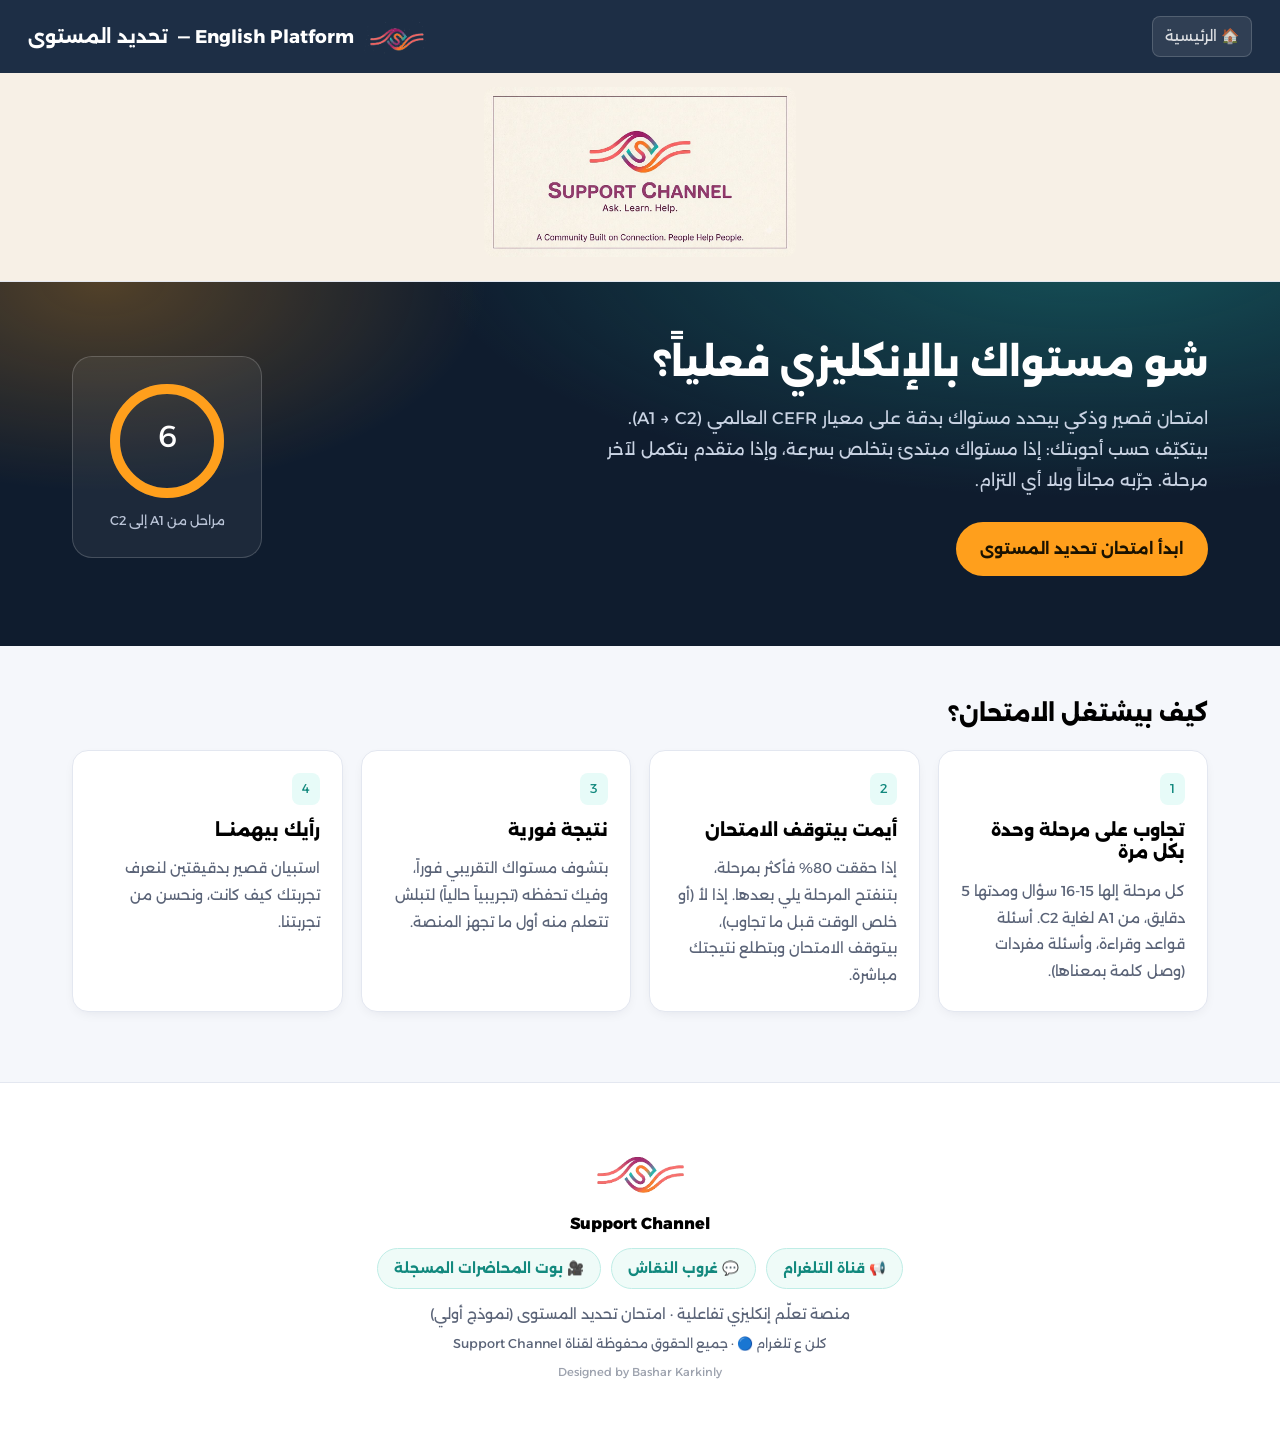
<file: index.html>
<!DOCTYPE html>
<html lang="ar" dir="rtl">
<head>
<meta charset="UTF-8">
<!--
    تم تصميم هذه المنصة من قبل:
    Bashar Karkinly لصالح قناة Support Channel
-->
<meta name="viewport" content="width=device-width, initial-scale=1.0">
<title>امتحان تحديد المستوى — منصة تعلّم الإنكليزي التفاعلية</title>
<link rel="stylesheet" href="assets/style.css">
</head>
<body>

<div class="topbar">
  <nav><a href="index.html" class="home-btn">🏠 الرئيسية</a></nav>
  <div class="brand"><img src="assets/img/support-channel-logo.png" alt="Support Channel" class="brand-logo"> English Platform — <span style="white-space:nowrap;">تحديد المستوى</span></div>
</div>

<div class="brand-banner">
  <img src="assets/img/support-channel-banner.jpg" alt="Support Channel — Ask. Learn. Help.">
</div>

<section class="hero">
  <div class="wrap-wide hero-inner">
    <div style="flex:1; min-width:280px;">
      <h1>شو مستواك بالإنكليزي فعلياً؟</h1>
      <p class="lead">
        امتحان قصير وذكي بيحدد مستواك بدقة على معيار CEFR العالمي (A1 → C2). بيتكيّف حسب أجوبتك:
        إذا مستواك مبتدئ بتخلص بسرعة، وإذا متقدم بتكمل لآخر مرحلة. جرّبه مجاناً وبلا أي التزام.
      </p>
      <div class="cta-row">
        <a href="pages/placement-test.html" class="btn btn-primary">ابدأ امتحان تحديد المستوى</a>
      </div>
    </div>

    <div class="progress-ring-wrap">
      <svg width="120" height="120" viewBox="0 0 120 120">
        <circle cx="60" cy="60" r="52" fill="none" stroke="rgba(255,255,255,.15)" stroke-width="10"/>
        <circle cx="60" cy="60" r="52" fill="none" stroke="#FF9F1C" stroke-width="10"
                stroke-linecap="round" transform="rotate(-90 60 60)"/>
        <text x="60" y="66" text-anchor="middle" class="progress-ring-num">6</text>
      </svg>
      <span class="progress-ring-label">مراحل من A1 إلى C2</span>
    </div>
  </div>
</section>

<div class="wrap-wide" id="chapters">
  <div class="section-title">
    <h2>كيف بيشتغل الامتحان؟</h2>
  </div>
  <div class="chapters-grid">
    <div class="chapter-card">
      <span class="num">1</span>
      <h3>تجاوب على مرحلة وحدة بكل مرة</h3>
      <p style="color:var(--muted); font-size:.9rem; margin:0;">كل مرحلة إلها 15-16 سؤال ومدتها 5 دقايق، من A1 لغاية C2. أسئلة قواعد وقراءة، وأسئلة مفردات (وصل كلمة بمعناها).</p>
    </div>
    <div class="chapter-card">
      <span class="num">2</span>
      <h3>أيمت بيتوقف الامتحان</h3>
      <p style="color:var(--muted); font-size:.9rem; margin:0;">إذا حققت 80% فأكثر بمرحلة، بتنفتح المرحلة يلي بعدها. إذا لأ (أو خلص الوقت قبل ما تجاوب)، بيتوقف الامتحان وبتطلع نتيجتك مباشرة.</p>
    </div>
    <div class="chapter-card">
      <span class="num">3</span>
      <h3>نتيجة فورية</h3>
      <p style="color:var(--muted); font-size:.9rem; margin:0;">بتشوف مستواك التقريبي فوراً، وفيك تحفظه (تجريبياً حالياً) لتبلش تتعلم منه أول ما تجهز المنصة.</p>
    </div>
    <div class="chapter-card">
      <span class="num">4</span>
      <h3>رأيك بيهمنــا</h3>
      <p style="color:var(--muted); font-size:.9rem; margin:0;">استبيان قصير بدقيقتين لنعرف تجربتك كيف كانت، ونحسن من تجربتنا.</p>
    </div>
  </div>
</div>

<footer class="site-footer">
  <img src="assets/img/support-channel-logo.png" alt="Support Channel" class="footer-logo">
  <div class="footer-brand">Support Channel</div>
  <div class="footer-links">
    <a href="https://t.me/karkinlysupportchannel" target="_blank" rel="noopener">📢 قناة التلغرام</a>
    <a href="https://t.me/karkinlySupportGroup" target="_blank" rel="noopener">💬 غروب النقاش</a>
    <a href="https://t.me/SVU_BSCM_BOT" target="_blank" rel="noopener">🎥 بوت المحاضرات المسجلة</a>
  </div>
  <div>منصة تعلّم إنكليزي تفاعلية · امتحان تحديد المستوى (نموذج أولي)</div>
  <div class="copyright">كلن ع تلغرام 🔵 · جميع الحقوق محفوظة لقناة Support Channel</div>
  <div style="font-size:.72rem; opacity:.6; margin-top:6px;">Designed by Bashar Karkinly</div>
</footer>

</body>
</html>
</file>
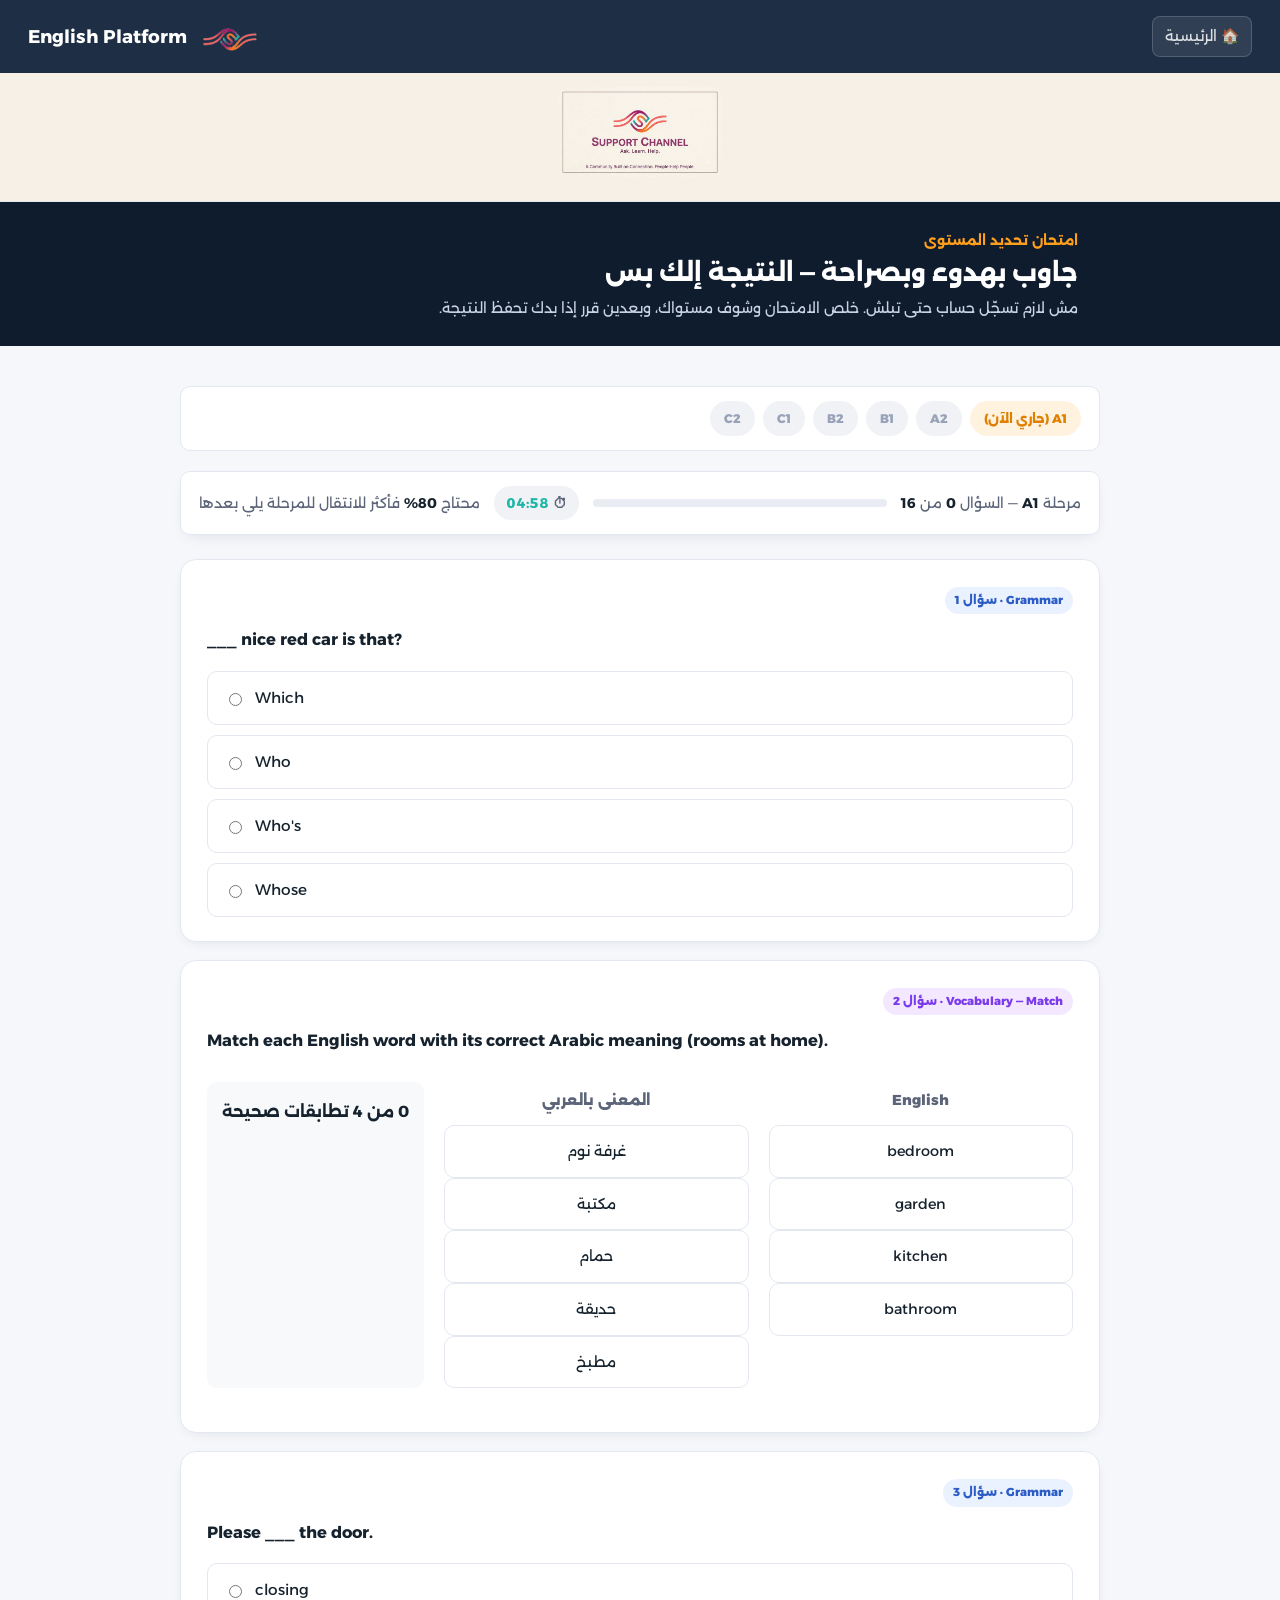
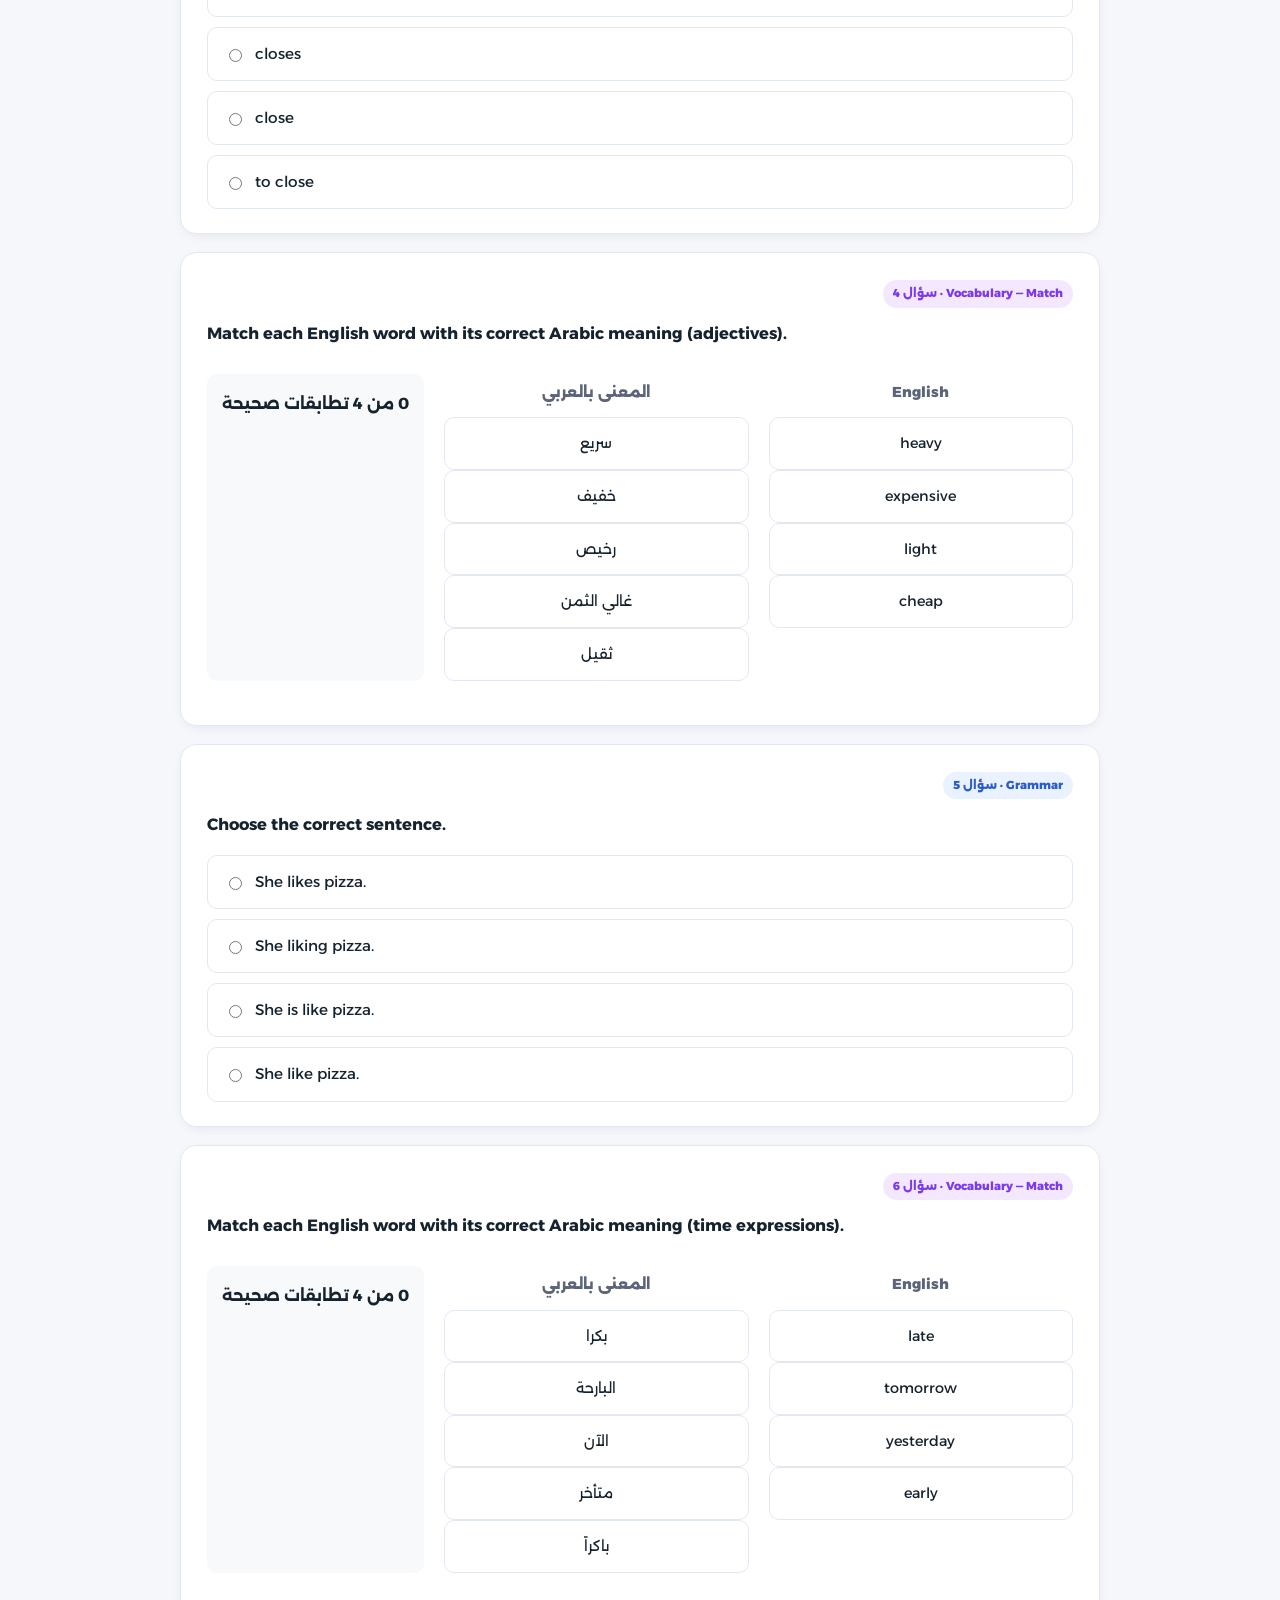
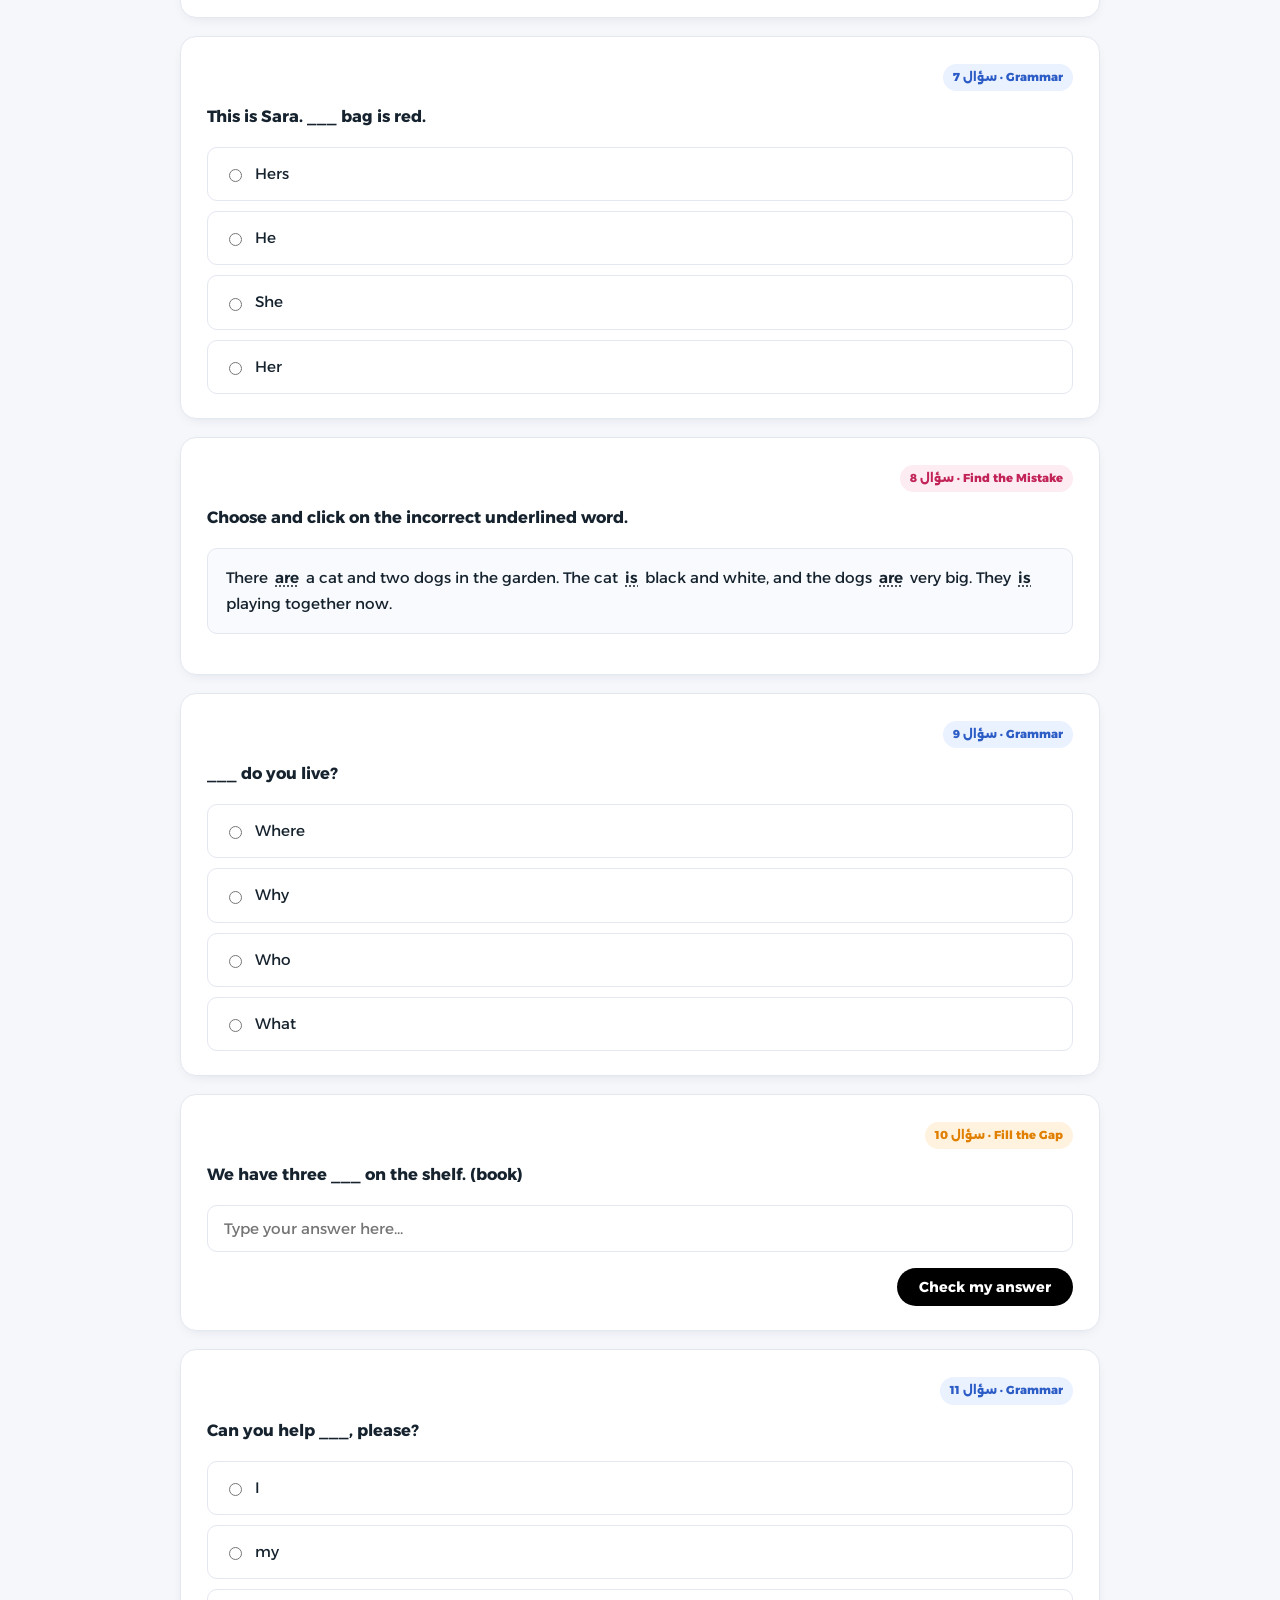
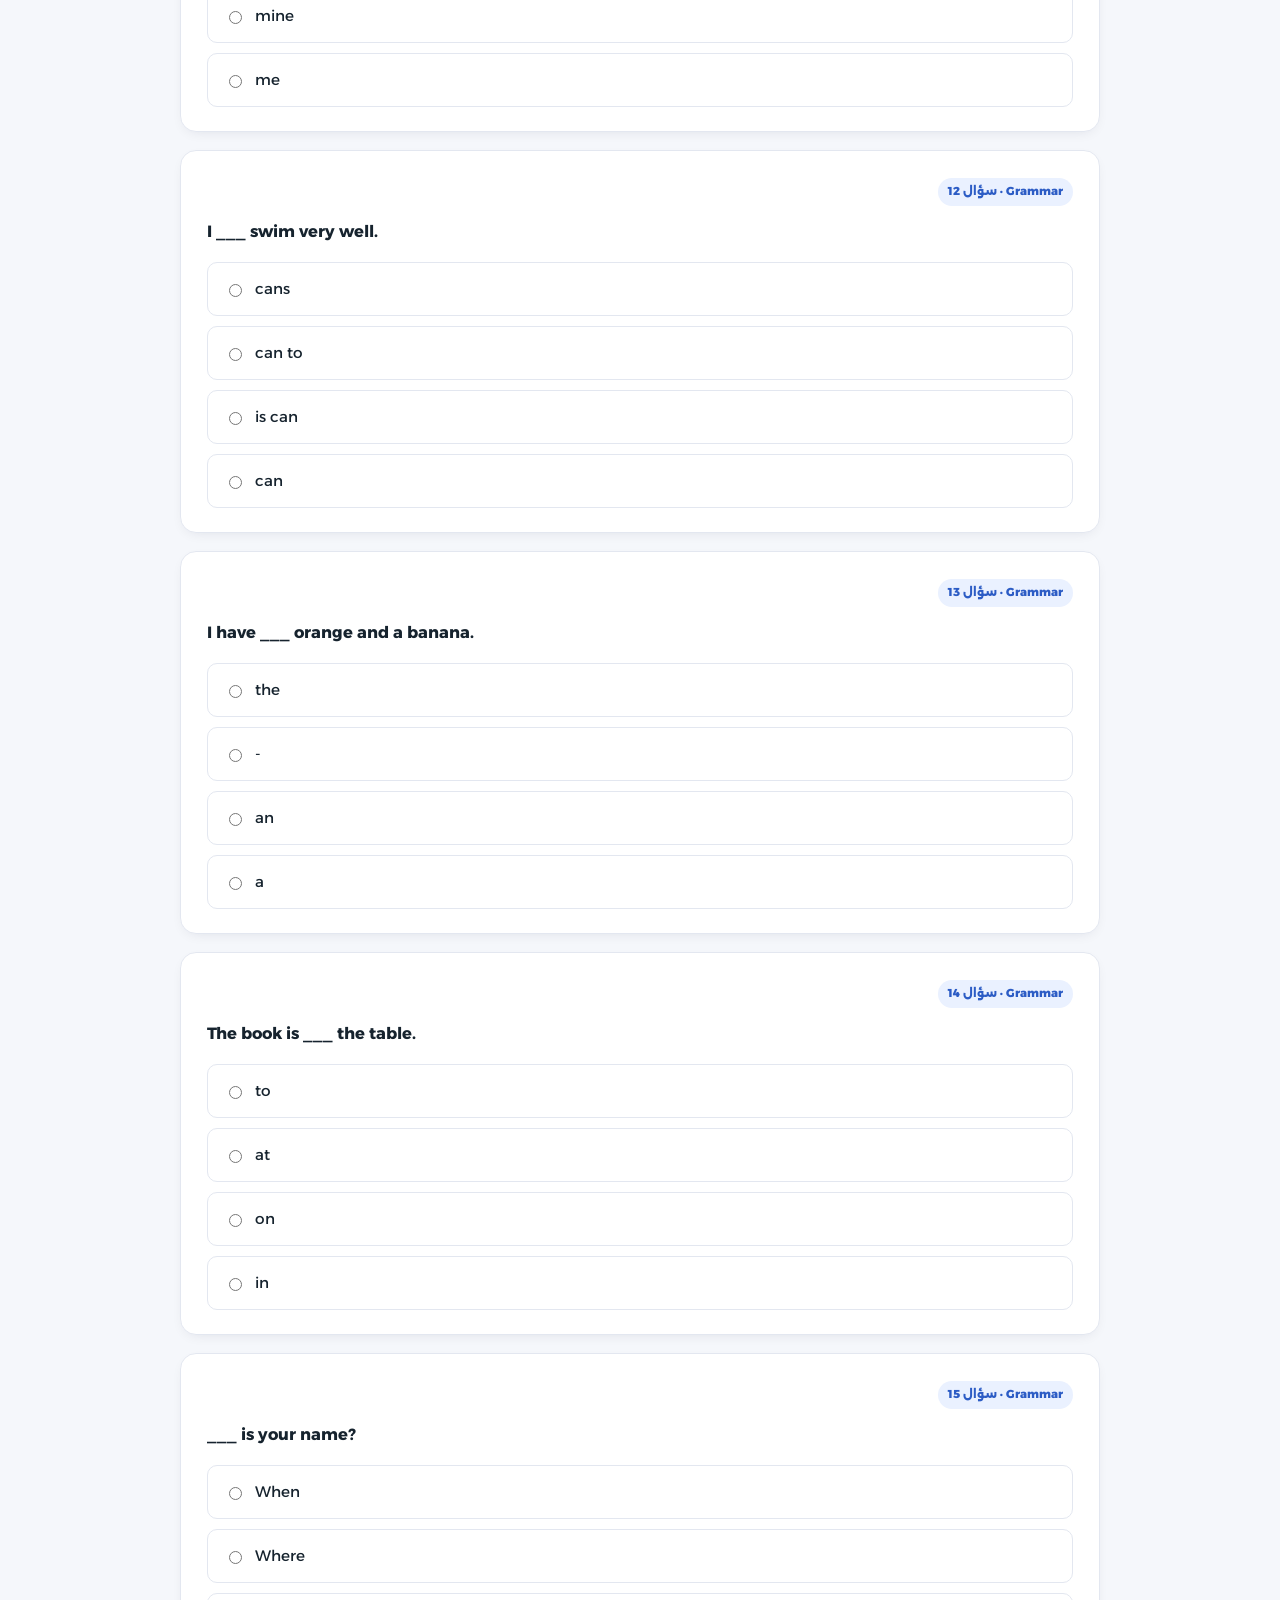
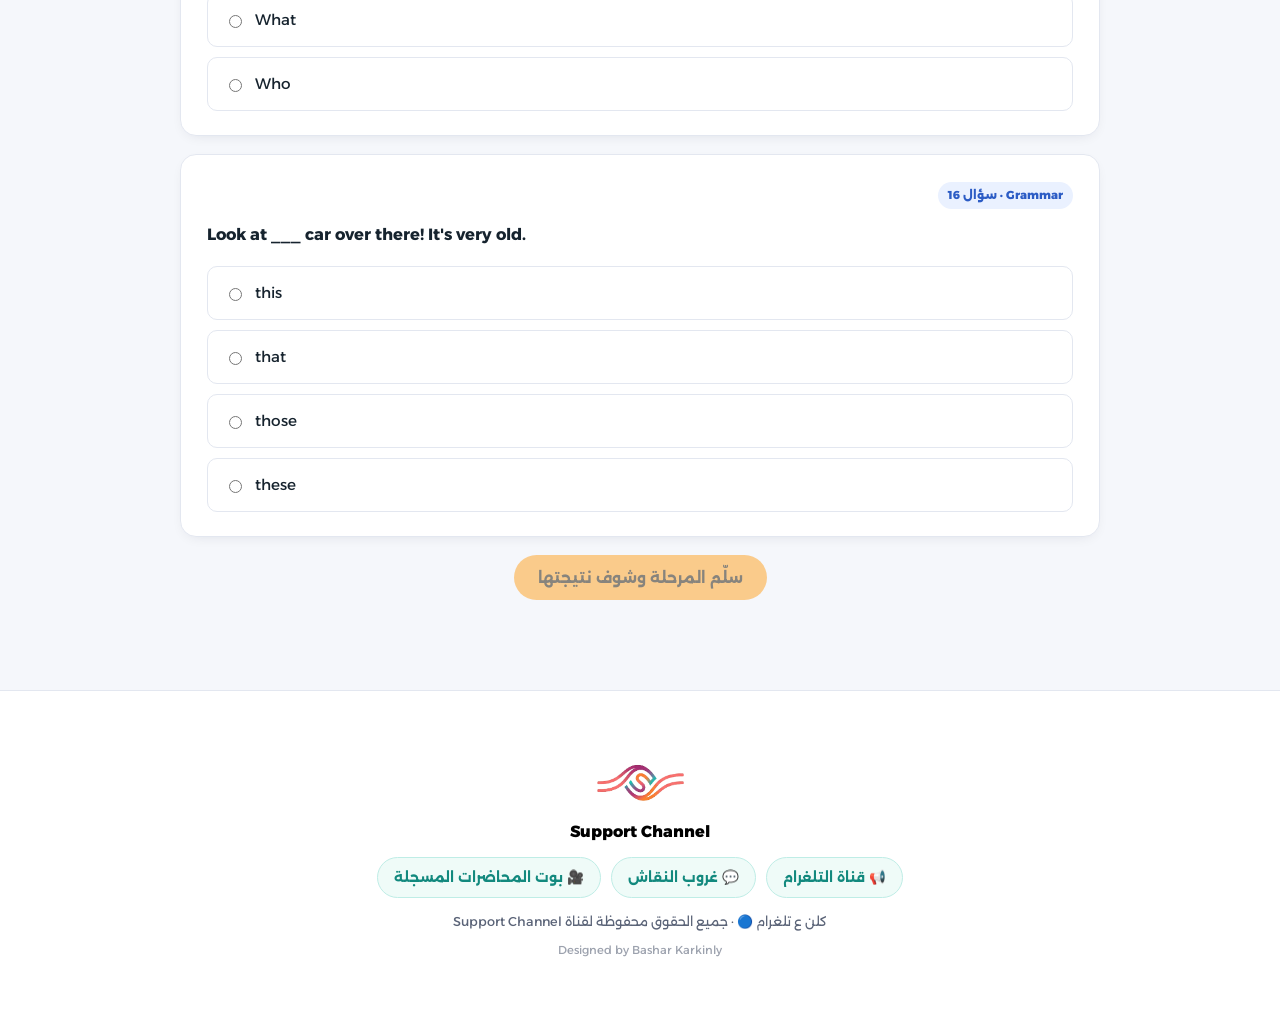
<file: pages/placement-test.html>
<!DOCTYPE html>
<html lang="ar" dir="rtl">
<head>
<meta charset="UTF-8"><meta name="viewport" content="width=device-width, initial-scale=1.0">
<title>امتحان تحديد المستوى | English Platform</title>
<link rel="stylesheet" href="../assets/style.css">
</head>
<body>
<div class="topbar">
  <nav><a href="../index.html" class="home-btn">🏠 الرئيسية</a></nav>
  <div class="brand"><img src="../assets/img/support-channel-logo.png" alt="" class="brand-logo"> English Platform</div>
</div>

<div class="brand-banner compact">
  <img src="../assets/img/support-channel-banner.jpg" alt="Support Channel — Ask. Learn. Help.">
</div>

<div class="stage-banner">
  <div class="wrap">
    <div>
      <div class="eyebrow">امتحان تحديد المستوى</div>
      <h1>جاوب بهدوء وبصراحة — النتيجة إلك بس</h1>
      <p>مش لازم تسجّل حساب حتى تبلش. خلص الامتحان وشوف مستواك، وبعدين قرر إذا بدك تحفظ النتيجة.</p>
    </div>
  </div>
</div>

<div class="wrap content">
  <div id="quiz-container"></div>
</div>

<footer class="site-footer">
  <img src="../assets/img/support-channel-logo.png" alt="Support Channel" class="footer-logo">
  <div class="footer-brand">Support Channel</div>
  <div class="footer-links">
    <a href="https://t.me/karkinlysupportchannel" target="_blank" rel="noopener">📢 قناة التلغرام</a>
    <a href="https://t.me/karkinlySupportGroup" target="_blank" rel="noopener">💬 غروب النقاش</a>
    <a href="https://t.me/SVU_BSCM_BOT" target="_blank" rel="noopener">🎥 بوت المحاضرات المسجلة</a>
  </div>
  <div class="copyright">كلن ع تلغرام 🔵 · جميع الحقوق محفوظة لقناة Support Channel</div>
  <div style="font-size:.72rem; opacity:.6; margin-top:6px;">Designed by Bashar Karkinly</div>
</footer>

<script src="../assets/app.js"></script>
<script src="../assets/data/placement-a1.js"></script>
<script src="../assets/data/placement-a2.js"></script>
<script src="../assets/data/placement-b1.js"></script>
<script src="../assets/data/placement-b2.js"></script>
<script src="../assets/data/placement-c1.js"></script>
<script src="../assets/data/placement-c2.js"></script>

<!-- الربط مع حساب الهَب (الجلسة + حفظ النتيجة والاستبيان) -->
<script src="../assets/sc-config.js"></script>
<script src="../assets/sc-auth.js"></script>
<script src="../assets/hub-flow.js"></script>
<script>
  const STAGES = [
    {key:"a1", label:"A1", pool: A1_POOL},
    {key:"a2", label:"A2", pool: A2_POOL},
    {key:"b1", label:"B1", pool: B1_POOL},
    {key:"b2", label:"B2", pool: B2_POOL},
    {key:"c1", label:"C1", pool: C1_POOL},
    {key:"c2", label:"C2", pool: C2_POOL}
  ];
  renderPlacementTest("quiz-container", STAGES, {});
</script>
</body>
</html>
</file>
<file: assets/style.css>
/* ============================================================
   BMN401 — نظام تصميم مادة أساسيات الإدارة
   تم تصميم هذه الدورة التدريبية من قبل: Bashar Karkinly
   لصالح قناة Support Channel بتاريخ: 2026-07-10
   ============================================================ */

@import url('https://fonts.googleapis.com/css2?family=Alexandria:wght@100..900&display=swap');

:root{
  --ink:        #000000;   /* أسود خالص للعناوين لزيادة الوضوح */
  --ink-soft:   #1D2E45;
  --paper:      #F5F7FB;   /* خلفية الصفحة */
  --card:       #FFFFFF;
  --text:       #16232E;
  --muted:      #5B6478;
  --border:     #E3E7F0;

  --teal:       #1FB6A8;   /* اللون الأساسي */
  --teal-dark:  #12897E;
  --amber:      #FF9F1C;   /* اللون الثانوي */
  --amber-dark: #E07F00;
  --success:    #12B886;
  --success-bg: #E7F9F3;
  --danger:     #EF476F;
  --danger-bg:  #FDECF1;
  --lock:       #98A2B8;

  --radius:     16px;
  --radius-sm:  10px;
  --shadow:     0 10px 30px -12px rgba(15,28,46,.18);
  --shadow-sm:  0 4px 14px -6px rgba(15,28,46,.12);
}

*{ box-sizing:border-box; }
html{ scroll-behavior:smooth; }
body{
  margin:0;
  background:var(--paper);
  color:var(--text);
  font-family:'Alexandria', sans-serif;
  direction:rtl;
  line-height:1.85;
  -webkit-font-smoothing:antialiased;
}
h1,h2,h3,h4,h5,h6,.display{
  font-family:'Alexandria', sans-serif;
  font-weight:800; /* خط أغمق وأوضح */
  line-height:1.35;
  color:var(--ink);
}
a{ color:inherit; }
img{ max-width:100%; }

@media (prefers-reduced-motion: reduce){
  *{ animation-duration:.01ms !important; transition-duration:.01ms !important; }
}

/* ---------- شريط علوي ---------- */
.topbar{
  background:var(--ink-soft);
  color:#fff;
  padding:16px 28px;
  display:flex;
  align-items:center;
  justify-content:space-between;
  flex-wrap:wrap;
  gap:12px;
  position:sticky;
  top:0;
  z-index:40;
}
.topbar .brand{
  display:flex;
  align-items:center;
  gap:10px;
  font-family:'Alexandria', sans-serif;
  font-weight: 700;
  font-size:1.15rem;
  text-decoration: none;
  color: #fff;
}
.topbar .brand .brand-logo{
  height:34px;
  width:auto;
  display:block;
}
.site-footer .footer-logo{
  height:56px;
  width:auto;
  display:block;
  margin:0 auto 10px;
  opacity:.92;
}
.site-footer .footer-brand{
  font-weight:800; color:var(--ink); font-size:1rem; margin-bottom:10px;
}
.site-footer .footer-links{
  display:flex; flex-wrap:wrap; justify-content:center; gap:10px; margin-bottom:12px;
}
.site-footer .footer-links a{
  text-decoration:none; font-size:.85rem; font-weight:700; color:var(--teal-dark);
  background:#EFFBF8; border:1px solid #BFEDE6; border-radius:999px; padding:7px 16px;
  transition:all .15s ease;
}
.site-footer .footer-links a:hover{ background:#fff; border-color:var(--teal); }
.site-footer .copyright{
  font-size:.8rem;
  color:var(--muted);
  margin-top:4px;
}
.topbar nav{ display:flex; gap:18px; font-size:.92rem; align-items: center; }
.topbar nav a{ text-decoration:none; opacity:.85; display: flex; align-items: center; gap: 5px; }
.topbar nav a:hover{ opacity:1; }

/* ---------- بانر قناة الدعم — ثابت الظهور تحت الشريط العلوي بكل صفحة ---------- */
.brand-banner{
  background:#F7F0E6; text-align:center; padding:14px 16px;
  border-bottom:1px solid var(--border);
}
.brand-banner img{
  max-width:100%; height:auto; max-height:170px; border-radius:10px;
}
.brand-banner.compact img{ max-height:90px; }

/* زر الصفحة الرئيسية */
.home-btn {
  background: rgba(255,255,255,0.1);
  padding: 6px 12px;
  border-radius: 8px;
  border: 1px solid rgba(255,255,255,0.2);
  transition: all 0.2s;
}
.home-btn:hover {
  background: rgba(255,255,255,0.2);
}

/* ---------- حاوية عامة ---------- */
.wrap{ max-width:920px; margin:0 auto; padding:0 22px; }
.wrap-wide{ max-width:1180px; margin:0 auto; padding:0 22px; }

/* ---------- الهيرو (index) ---------- */
.hero{
  background:
    radial-gradient(1100px 420px at 85% -10%, rgba(31,182,168,.35), transparent 60%),
    radial-gradient(700px 380px at 8% 0%, rgba(255,159,28,.28), transparent 55%),
    #0F1C2E;
  color:#fff;
  padding:56px 0 70px;
}
.hero-inner{
  display:flex; gap:40px; align-items:center; justify-content:space-between; flex-wrap:wrap;
}
.hero h1{ color:#fff; font-size:2.35rem; margin:0 0 14px; }
.hero p.lead{ color:#C9D3E3; font-size:1.05rem; max-width:52ch; margin:0 0 26px; }
.hero .cta-row{ display:flex; gap:14px; flex-wrap:wrap; }

.btn{
  display:inline-flex; align-items:center; gap:8px;
  padding:13px 24px;
  border-radius:999px;
  font-family:'Alexandria',sans-serif;
  font-weight:700;
  font-size:.95rem;
  text-decoration:none;
  border:none;
  cursor:pointer;
  transition:transform .15s ease, box-shadow .15s ease, background .15s ease;
}
.btn-primary{ background:var(--amber); color:#1A1200; }
.btn-primary:hover{ transform:translateY(-2px); box-shadow:0 10px 20px -8px rgba(255,159,28,.55); }
.btn-ghost{ background:rgba(255,255,255,.08); color:#fff; border:1px solid rgba(255,255,255,.25); }
.btn-ghost:hover{ background:rgba(255,255,255,.16); }
.btn-outline-dark{
  background:#fff; color:var(--text); border:1.5px solid var(--border);
}
.btn-outline-dark:hover{ background:#F7F8FA; border-color:var(--teal); color:var(--teal); }
.btn-teal{ background:var(--teal); color:#04231F; }
.btn-teal:hover{ transform:translateY(-2px); box-shadow:0 10px 20px -8px rgba(31,182,168,.5); }
.btn:disabled{ opacity:.5; cursor:not-allowed; transform:none !important; box-shadow:none !important; }
.btn-block{ width:100%; justify-content:center; }

/* ---------- حلقة التقدم ---------- */
.progress-ring-wrap{
  display:flex; flex-direction:column; align-items:center; gap:8px;
  background:rgba(255,255,255,.06);
  border:1px solid rgba(255,255,255,.18);
  border-radius:20px;
  padding:24px 30px;
  min-width:190px;
  text-align:center;
}
.progress-ring-wrap svg{ display:block; }
.progress-ring-num{ font-family:'Alexandria',sans-serif; font-size:1.9rem; fill:#fff; }
.progress-ring-label{ font-size:.8rem; color:#B9C3D6; }

/* ---------- شبكة الفصول ---------- */
.section-title{
  display:flex; align-items:baseline; justify-content:space-between; gap:12px;
  margin:52px 0 22px; flex-wrap:wrap;
}
.section-title h2{ margin:0; font-size:1.4rem; }
.section-title .hint{ color:var(--muted); font-size:.9rem; }

.chapters-grid{
  display:grid;
  grid-template-columns:repeat(auto-fill, minmax(270px,1fr));
  gap:18px;
  padding-bottom:70px;
}
.chapter-card{
  background:var(--card);
  border:1px solid var(--border);
  border-radius:var(--radius);
  padding:22px;
  position:relative;
  box-shadow:var(--shadow-sm);
  transition:transform .15s ease, box-shadow .15s ease;
  display:flex; flex-direction:column; gap:14px;
  min-height:168px;
}
.chapter-card.active{ cursor:pointer; }
.chapter-card.active:hover{ transform:translateY(-4px); box-shadow:var(--shadow); border-color:var(--teal); }
.chapter-card.locked{ opacity:.62; }
.chapter-card .num{
  font-family:'Alexandria',sans-serif;
  font-size:.8rem;
  color:var(--teal-dark);
  background:#E7FBF8;
  border-radius:8px;
  padding:4px 10px;
  width:fit-content;
}
.chapter-card.locked .num{ color:var(--lock); background:#F0F2F6; }
.chapter-card h3{ margin:0; font-size:1.05rem; }
.chapter-card .meta{ margin-top:auto; display:flex; align-items:center; justify-content:space-between; }
.stamp{
  display:inline-flex; align-items:center; gap:6px;
  font-size:.78rem; font-weight:700;
  padding:6px 12px; border-radius:999px;
}
.stamp.locked{ background:#F0F2F6; color:var(--lock); }
.stamp.open{ background:#FFF3E0; color:var(--amber-dark); }
.stamp.done{ background:var(--success-bg); color:var(--success); }
.score-pill{ font-size:.78rem; color:var(--muted); }

/* ---------- محتوى الدرس ---------- */
.lesson-header{
  background:#0F1C2E; color:#fff; padding:44px 0 40px;
}
.lesson-header .eyebrow{ color:var(--amber); font-weight:700; font-size:.85rem; margin-bottom:8px; }
.lesson-header h1{ color:#fff; font-size:2rem; margin:0 0 10px; }
.lesson-header p{ color:#C9D3E3; margin:0; max-width:65ch; }

.content{ padding:40px 0 90px; }

.block{
  background:var(--card);
  border:1px solid var(--border);
  border-radius:var(--radius);
  padding:26px 28px;
  margin-bottom:22px;
  box-shadow:var(--shadow-sm);
}
.block h2{
  font-size:1.2rem; margin:0 0 16px;
  display:flex; align-items:center; gap:10px;
}
.block h2 .idx{
  font-family:'Alexandria',sans-serif;
  background:var(--teal); color:#fff;
  width:32px; height:32px; border-radius:9px;
  display:flex; align-items:center; justify-content:center;
  font-size:.95rem; flex-shrink:0;
}
.block p{ margin:0 0 14px; }
.block ul, .block ol{ margin:0 0 14px; padding-inline-start:22px; }
.block li{ margin-bottom:6px; }

.example{
  background:#FFF9EE;
  border:1px solid #FCE3B4;
  border-radius:var(--radius-sm);
  padding:16px 18px;
  margin:16px 0;
  position:relative;
}
.example .tag{
  font-size:.75rem; font-weight:800; color:var(--amber-dark);
  display:flex; align-items:center; gap:6px; margin-bottom:8px;
}
.example p:last-child{ margin-bottom:0; }

.callout{
  background:#EFFBF8;
  border:1px solid #BFEDE6;
  border-radius:var(--radius-sm);
  padding:16px 18px;
  margin:16px 0;
}
.callout .tag{ font-size:.75rem; font-weight:800; color:var(--teal-dark); margin-bottom:8px; display:block; }

table.cmp{ width:100%; border-collapse:collapse; margin:14px 0; font-size:.92rem; }
table.cmp th, table.cmp td{ border:1px solid var(--border); padding:10px 12px; text-align:right; vertical-align:top; }
table.cmp th{ background:#F3F6FB; font-family:'Alexandria',sans-serif; font-weight:800; }
table.cmp tr:nth-child(even) td{ background:#FAFBFD; }

/* خط زمني للخطوات الست */
.timeline{ list-style:none; margin:0; padding:0; }
.timeline li{
  position:relative;
  padding-inline-start:44px;
  padding-bottom:26px;
  border-inline-start:2px solid var(--border);
}
.timeline li:last-child{ border-color:transparent; padding-bottom:0; }
.timeline .marker{
  position:absolute; inline-size:30px; block-size:30px;
  inset-inline-start:-16px; top:-2px;
  background:var(--teal); color:#fff;
  border-radius:50%;
  display:flex; align-items:center; justify-content:center;
  font-family:'Alexandria',sans-serif; font-size:.85rem;
  box-shadow:0 0 0 4px var(--paper);
}
.timeline h4{ margin:0 0 6px; font-size:1rem; }
.timeline p{ margin:0; color:var(--muted); font-size:.93rem; }

.next-actions{
  display:flex; gap:14px; flex-wrap:wrap; margin-top:30px;
}
.ask-box{
  background:var(--ink-soft); color:#fff;
  border-radius:var(--radius); padding:18px 22px;
  display:flex; align-items:center; gap:14px; margin-top:26px;
  font-size:.92rem;
}
.ask-box .icon{ font-size:1.4rem; }

.resource-box{
  border:1px dashed #BFC8DA; border-radius:var(--radius-sm);
  padding:14px 18px; margin-top:26px; font-size:.9rem; color:var(--muted);
}
.resource-box b{ color:var(--text); }

/* ---------- محرك الأسئلة (تدريب / امتحان) ---------- */
.quiz-meta{
  display:flex; gap:14px; flex-wrap:wrap; align-items:center;
  background:var(--card); border:1px solid var(--border);
  border-radius:var(--radius-sm); padding:14px 18px; margin-bottom:24px;
  font-size:.88rem; color:var(--muted);
}
.quiz-meta b{ color:var(--text); }
.stage-timer{
  font-family:'Alexandria',sans-serif; font-weight:800; white-space:nowrap;
  background:#F0F2F6; padding:4px 12px; border-radius:999px;
}
.stage-timer b{ color:var(--teal); font-variant-numeric:tabular-nums; }
.stage-timer-warn{ background:var(--danger-bg); }
.stage-timer-warn b{ color:var(--danger); animation:pulse-warn 1s ease-in-out infinite; }
@keyframes pulse-warn{ 0%,100%{opacity:1;} 50%{opacity:.5;} }
.progress-bar-track{
  flex:1; min-width:140px; height:8px; border-radius:99px; background:#E9ECF3; overflow:hidden;
}
.progress-bar-fill{
  height:100%; width:0%; background:linear-gradient(90deg,var(--teal),var(--amber));
  transition:width .35s ease;
}

.question-card{
  background:var(--card); border:1px solid var(--border); border-radius:var(--radius);
  padding:24px 26px; margin-bottom:18px; box-shadow:var(--shadow-sm);
  animation:fadeUp .35s ease both;
}
@keyframes fadeUp{ from{opacity:0; transform:translateY(8px);} to{opacity:1; transform:translateY(0);} }

.q-tag{
  display:inline-block; font-size:.72rem; font-weight:800;
  padding:3px 10px; border-radius:999px; margin-bottom:10px;
}
.q-tag.mcq{ background:#EAF1FF; color:#2C5CC5; }
.q-tag.tf{ background:#FDECF1; color:#C22458; }
.q-tag.fill{ background:#FFF3E0; color:var(--amber-dark); }

.q-text{ font-weight:700; margin:0 0 16px; font-size:1.02rem; }

.opt-list{ display:flex; flex-direction:column; gap:10px; }
.opt{
  display:flex; align-items:center; gap:10px;
  border:1.5px solid var(--border); border-radius:var(--radius-sm);
  padding:12px 16px; cursor:pointer; font-size:.95rem;
  transition:border-color .15s ease, background .15s ease;
  background:#fff;
}
.opt:hover{ border-color:var(--teal); }
.opt.selected{ border-color:var(--teal); background:#EFFBF8; }
.opt.correct{ border-color:var(--success); background:var(--success-bg); }
.opt.wrong{ border-color:var(--danger); background:var(--danger-bg); }
.opt input{ accent-color:var(--teal); }

.fill-input{
  width:100%; padding:13px 16px; border-radius:var(--radius-sm);
  border:1.5px solid var(--border); font-family:'Alexandria',sans-serif; font-size:.95rem;
}
.fill-input:focus{ outline:none; border-color:var(--teal); }
.fill-input.correct{ border-color:var(--success); background:var(--success-bg); }
.fill-input.wrong{ border-color:var(--danger); background:var(--danger-bg); }

.feedback{
  margin-top:14px; padding:12px 14px; border-radius:var(--radius-sm);
  font-size:.9rem; display:none; align-items:flex-start; gap:8px;
  animation:fadeUp .25s ease both;
}
.feedback.show{ display:flex; }
.feedback.ok{ background:var(--success-bg); color:#08865F; }
.feedback.no{ background:var(--danger-bg); color:#C22458; }
.feedback .fb-body{ display:block; }
.feedback .review-link{
  display:inline-block; margin-top:8px; font-weight:800; font-size:.85rem;
  text-decoration:none; padding:6px 12px; border-radius:999px;
  background:rgba(255,255,255,.7); border:1px solid currentColor;
}
.feedback.ok .review-link{ color:#08865F; }
.feedback.no .review-link{ color:#C22458; }
.feedback .review-link:hover{ background:#fff; }

.check-btn{
  margin-top:16px;
  background:var(--ink); color:#fff; border:none;
  padding:10px 22px; border-radius:999px; font-family:'Alexandria',sans-serif;
  font-weight:700; cursor:pointer; font-size:.9rem;
}
.check-btn:disabled{ opacity:.4; cursor:not-allowed; }

/* شارة النتيجة النهائية */
.result-card{
  background:var(--card); border:1px solid var(--border); border-radius:var(--radius);
  padding:40px 30px; text-align:center; box-shadow:var(--shadow); margin-bottom:20px;
}
.result-stamp{
  width:120px; height:120px; border-radius:50%;
  display:flex; align-items:center; justify-content:center; margin:0 auto 18px;
  font-family:'Alexandria',sans-serif; font-size:2rem; color:#fff;
  animation:pop .5s ease both;
}
@keyframes pop{ 0%{transform:scale(.4); opacity:0;} 70%{transform:scale(1.08);} 100%{transform:scale(1); opacity:1;} }
.result-stamp.pass{ background:linear-gradient(135deg,var(--success),var(--teal)); box-shadow:0 12px 30px -8px rgba(18,178,134,.55);}
.result-stamp.fail{ background:linear-gradient(135deg,var(--danger),#F77);box-shadow:0 12px 30px -8px rgba(239,71,111,.5); }
.result-card h2{ margin:0 0 6px; }
.result-card p{ color:var(--muted); margin:0 0 22px; }

.confetti-piece{
  position:fixed; top:-20px; z-index:200; border-radius:2px; pointer-events:none;
  animation:fall linear forwards;
}
@keyframes fall{ to{transform:translateY(105vh) rotate(360deg);} }

/* ---------- تذييل الصفحة ---------- */
.site-footer{
  background:#fff; border-top:1px solid var(--border);
  padding:60px 22px; text-align:center; font-size:.9rem; color:var(--muted);
}

/* ---------- استجابة الشاشات ---------- */
@media (max-width:768px){
  .hero-inner{ flex-direction:column; text-align:center; }
  .hero p.lead{ margin-left:auto; margin-right:auto; }
  .hero .cta-row{ justify-content:center; }
  .progress-ring-wrap{ margin-top:20px; }
  .topbar{ padding:12px 18px; justify-content:center; }
  .topbar nav{ width:100%; justify-content:center; margin-top:8px; }
}

@media (max-width:480px){
  .match-wrap .match-item{ font-size:.82rem; padding:8px 6px; }
  .match-wrap .match-col h4{ font-size:.8rem; }
  .match-wrap{ gap:10px; }
  .match-status{ font-size:.8rem; padding:10px; }
  .quiz-meta{ font-size:.82rem; padding:12px 14px; }
  .level-result-card{ padding:30px 18px; }
  .level-badge{ width:100px; height:100px; font-size:1.8rem; }
}

/* ---------- لعبة المطابقة (Matching Game) ---------- */
.match-wrap {
  display: flex;
  gap: 20px;
  margin-bottom: 20px;
}
.match-col {
  flex: 1;
  display: flex;
  flex-direction: column;
  gap: 10px;
}
.match-col:last-child{ flex: 1.4; }
.match-col h4 {
  margin-bottom: 5px;
  font-size: 0.9rem;
  color: var(--muted);
  text-align: center;
}
.match-item {
  background: #fff;
  border: 1.5px solid var(--border);
  border-radius: var(--radius-sm);
  padding: 12px 16px;
  cursor: pointer;
  font-size: 0.9rem;
  transition: all 0.2s;
  position: relative;
  min-height: 50px;
  display: flex;
  align-items: center;
  justify-content: center;
  text-align: center;
}
.match-item:hover {
  border-color: var(--teal);
}
.match-item.selected {
  border-color: var(--teal);
  background: #EFFBF8;
}
.match-item.matched {
  border-color: var(--success);
  background: var(--success-bg);
  cursor: default;
}
.match-item.wrong {
  border-color: var(--danger);
  background: var(--danger-bg);
}
.match-item.wrong-locked {
  border-color: var(--danger);
  background: var(--danger-bg);
  color: var(--danger);
  cursor: not-allowed;
  font-weight: 700;
  opacity: .9;
}
.match-number {
  position: absolute;
  top: -8px;
  right: -8px;
  background: var(--success);
  color: #fff;
  width: 20px;
  height: 20px;
  border-radius: 50%;
  font-size: 0.7rem;
  display: flex;
  align-items: center;
  justify-content: center;
  font-weight: 800;
  box-shadow: 0 2px 5px rgba(0,0,0,0.1);
}
.match-status {
  text-align: center;
  font-weight: 700;
  padding: 15px;
  background: #f8f9fa;
  border-radius: var(--radius-sm);
}

/* ---------- البطاقات التعليمية (Flashcards) ---------- */
.flash-grid {
  display: grid;
  grid-template-columns: repeat(auto-fill, minmax(200px, 1fr));
  gap: 15px;
}
.flash-card {
  perspective: 1000px;
  height: 120px;
  cursor: pointer;
}
.flash-inner {
  position: relative;
  width: 100%;
  height: 100%;
  text-align: center;
  transition: transform 0.6s;
  transform-style: preserve-3d;
}
.flash-card.flipped .flash-inner {
  transform: rotateY(180deg);
}
.flash-face {
  position: absolute;
  width: 100%;
  height: 100%;
  backface-visibility: hidden;
  display: flex;
  align-items: center;
  justify-content: center;
  padding: 15px;
  border-radius: var(--radius-sm);
  border: 1px solid var(--border);
  font-weight: 700;
  font-size: 0.9rem;
  box-shadow: var(--shadow-sm);
}
.flash-front {
  background: #fff;
  color: var(--ink);
}
.flash-back {
  background: var(--teal);
  color: #fff;
  transform: rotateY(180deg);
}

@keyframes shake {
  0%, 100% { transform: translateX(0); }
  25% { transform: translateX(-5px); }
  75% { transform: translateX(5px); }
}
.shake {
  animation: shake 0.2s ease-in-out 0s 2;
}

/* ---------- شريط تقدم المرحلة الثابت أثناء التمرير ---------- */
.sticky-bar{
  position:sticky; top:70px; z-index:30;
  box-shadow:0 6px 16px -8px rgba(15,28,46,.15);
}

/* ---------- محتوى إنكليزي (LTR) داخل بطاقات الأسئلة ---------- */
.en-content{ direction:ltr; text-align:left; }
.passage-box{
  direction:ltr; text-align:left;
  background:#F8FAFD; border:1px solid var(--border); border-radius:var(--radius-sm);
  padding:16px 18px; margin-bottom:16px; font-size:.95rem; line-height:1.7;
}
.passage-box p{ margin:0 0 10px; }
.passage-box p:last-child{ margin-bottom:0; }

/* ---------- سؤال "حدد الكلمة الخاطئة" ---------- */
.underline-word{
  text-decoration:underline; text-decoration-style:dotted; text-underline-offset:3px;
  cursor:pointer; padding:1px 3px; border-radius:4px; font-weight:600;
  transition:background .15s ease;
}
.underline-word:hover{ background:#EAF1FF; }
.underline-word.selected-wrong{ background:var(--success-bg); color:var(--success); text-decoration:none; }
.underline-word.selected-right{ background:var(--danger-bg); color:var(--danger); text-decoration:none; }
.underline-word.reveal-correct{ background:var(--success-bg); color:var(--success); text-decoration:none; }

/* ---------- تسجيل/دخول Firebase + الاستبيان ---------- */
.auth-tabs{ display:flex; gap:8px; margin-bottom:14px; justify-content:center; }
.auth-tab{
  padding:8px 18px; border-radius:999px; border:1.5px solid var(--border);
  background:#fff; font-family:'Alexandria',sans-serif; font-weight:700; font-size:.85rem;
  cursor:pointer; color:var(--muted);
}
.auth-tab.active{ background:var(--teal); border-color:var(--teal); color:#fff; }
#continue-flow-area form input[type="email"],
#continue-flow-area form input[type="password"],
#continue-flow-area form input[type="text"],
.field-input{
  width:100%; box-sizing:border-box; padding:14px 16px; border-radius:var(--radius-sm);
  border:1.5px solid var(--border); font-family:'Alexandria',sans-serif; font-size:1rem;
  margin-bottom:10px; direction:rtl; text-align:right;
}
#continue-flow-area form input:focus,
.field-input:focus{ outline:none; border-color:var(--teal); }
.btn-block{ width:100%; }
.auth-error{ color:var(--danger); font-size:.85rem; margin-top:8px; min-height:1.2em; }
.survey-q{ text-align:right; margin-bottom:18px; }
.survey-q p{ font-weight:700; margin-bottom:8px; }
.survey-progress{
  text-align:center; font-size:.82rem; color:var(--muted); margin-bottom:14px;
}
.survey-progress b{ color:var(--teal); }
.stage-track{
  display:flex; gap:8px; flex-wrap:wrap; align-items:center;
  background:var(--card); border:1px solid var(--border);
  border-radius:var(--radius-sm); padding:14px 18px; margin-bottom:20px;
}
.stage-pill{
  font-size:.78rem; font-weight:800; padding:6px 14px; border-radius:999px;
  background:#F0F2F6; color:var(--lock);
}
.stage-pill.current{ background:#FFF3E0; color:var(--amber-dark); }
.stage-pill.done{ background:var(--success-bg); color:var(--success); }
.stage-pill.failed{ background:var(--danger-bg); color:var(--danger); }

.stage-banner{
  background:#0F1C2E; color:#fff; padding:26px 0 24px;
}
.stage-banner .wrap{ display:flex; align-items:center; justify-content:space-between; flex-wrap:wrap; gap:14px; }
.stage-banner .eyebrow{ color:var(--amber); font-weight:700; font-size:.85rem; margin-bottom:4px; }
.stage-banner h1{ color:#fff; font-size:1.5rem; margin:0; }
.stage-banner p{ color:#C9D3E3; margin:6px 0 0; font-size:.9rem; }

/* بطاقة سؤال المفردات (وصل الأعمدة) داخل محرك الأسئلة */
.q-tag.vocab{ background:#F3E8FF; color:#7C3AED; }
.match-wrap.inline{ margin-top:6px; }

/* شاشة النتيجة النهائية لتحديد المستوى */
.level-result-card{
  background:var(--card); border:1px solid var(--border); border-radius:var(--radius);
  padding:44px 30px; text-align:center; box-shadow:var(--shadow); margin-bottom:20px;
}
.level-badge{
  width:130px; height:130px; border-radius:50%;
  display:flex; align-items:center; justify-content:center; margin:0 auto 18px;
  font-family:'Alexandria',sans-serif; font-weight:800; font-size:2.2rem; color:#fff;
  background:linear-gradient(135deg,var(--teal),var(--amber));
  box-shadow:0 12px 30px -8px rgba(31,182,168,.5);
  animation:pop .5s ease both;
}
.level-breakdown{
  display:flex; flex-wrap:wrap; justify-content:center; gap:10px; margin:22px 0;
}
.level-breakdown .stage-result{
  border:1px solid var(--border); border-radius:var(--radius-sm);
  padding:10px 16px; font-size:.85rem; min-width:90px;
}
.level-breakdown .stage-result b{ display:block; font-size:1rem; margin-bottom:2px; }
.level-breakdown .stage-result.pass{ border-color:var(--success); background:var(--success-bg); color:#08865F; }
.level-breakdown .stage-result.fail{ border-color:var(--danger); background:var(--danger-bg); color:#C22458; }

/* نافذة حفظ النتيجة / التسجيل (Placeholder — سيُربط بـ Cloudflare لاحقاً) */
.modal-overlay{
  position:fixed; inset:0; background:rgba(15,28,46,.55);
  display:none; align-items:center; justify-content:center; z-index:300; padding:20px;
}
.modal-overlay.show{ display:flex; }
.modal-box{
  background:#fff; border-radius:var(--radius); padding:30px 28px;
  max-width:420px; width:100%; box-shadow:var(--shadow); text-align:center;
}
.modal-box h3{ margin:0 0 10px; }
.modal-box p{ color:var(--muted); font-size:.9rem; margin:0 0 18px; }
.modal-box input{
  width:100%; padding:12px 14px; border-radius:var(--radius-sm);
  border:1.5px solid var(--border); font-family:'Alexandria',sans-serif; font-size:.95rem;
  margin-bottom:14px;
}
.modal-box input:focus{ outline:none; border-color:var(--teal); }
.modal-actions{ display:flex; gap:10px; justify-content:center; flex-wrap:wrap; }
.modal-close{
  position:absolute; top:14px; left:18px; background:none; border:none;
  font-size:1.2rem; color:var(--muted); cursor:pointer;
}
</file>
